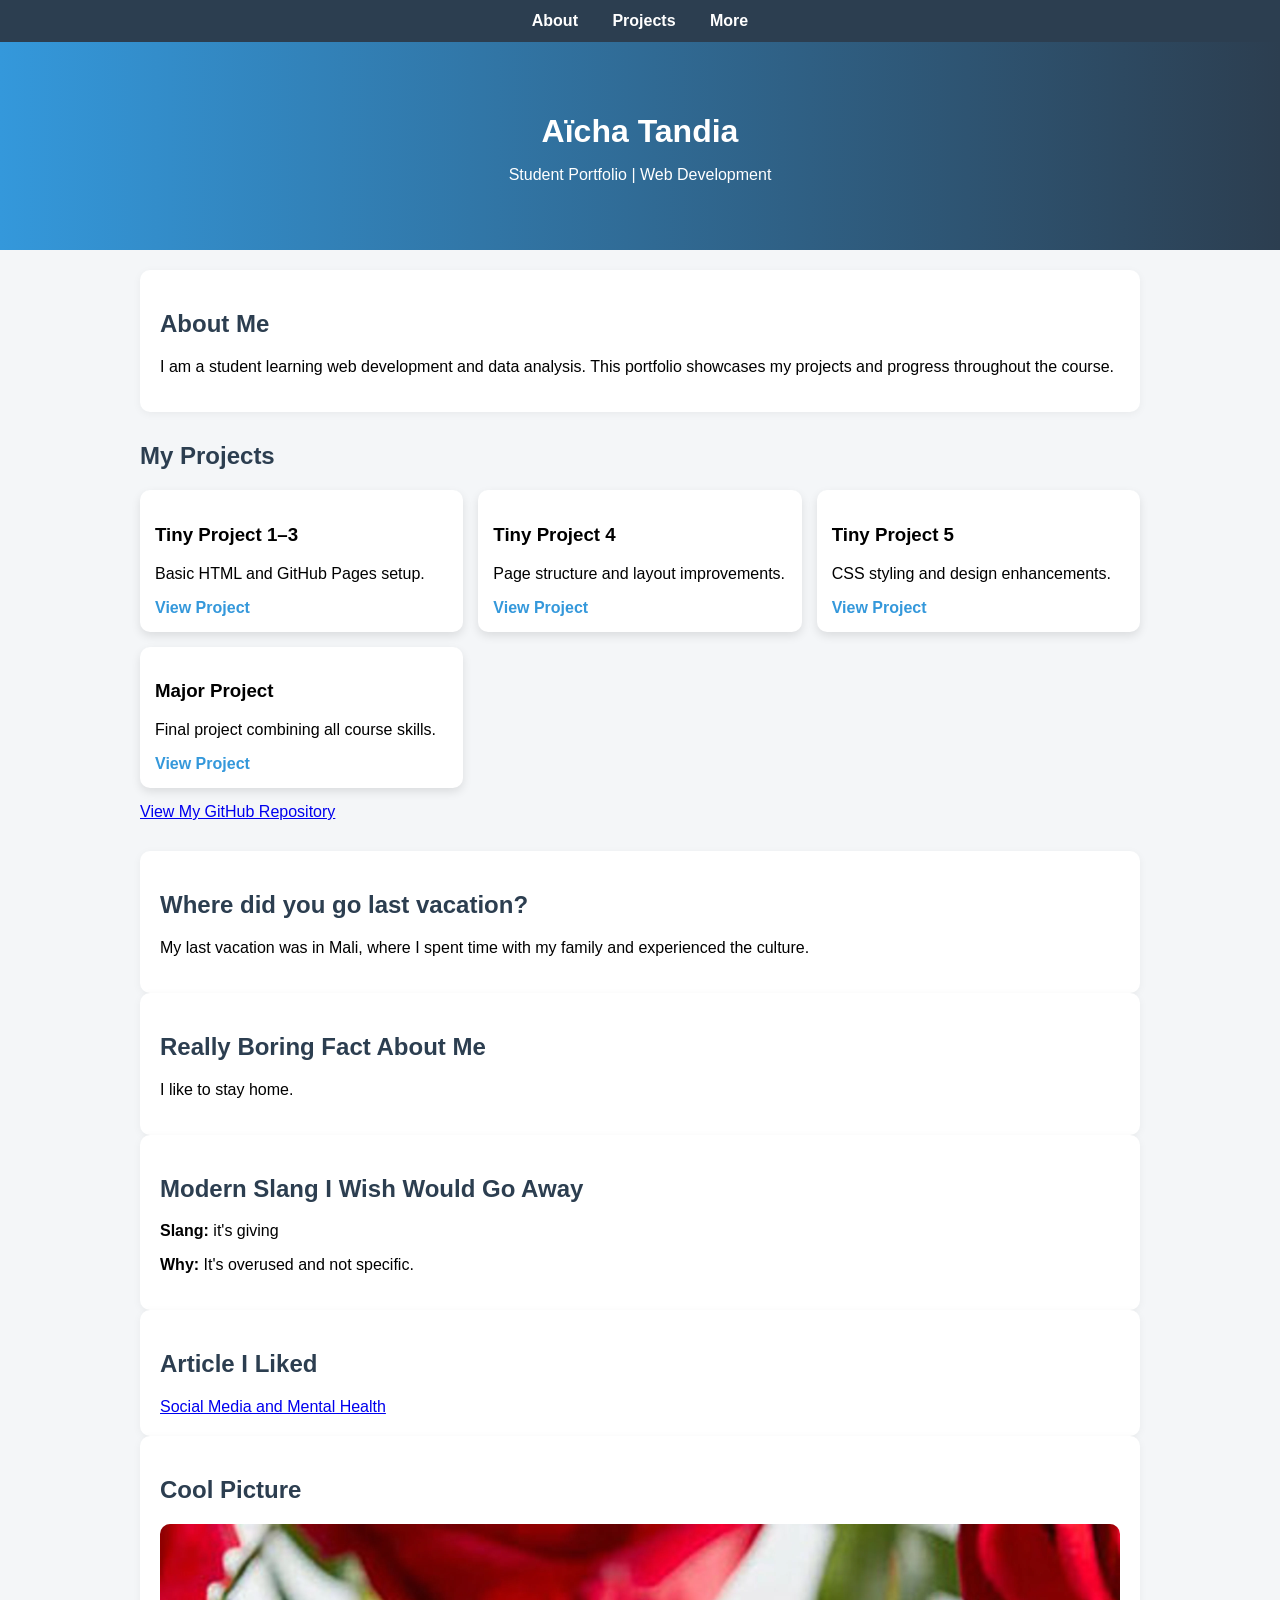
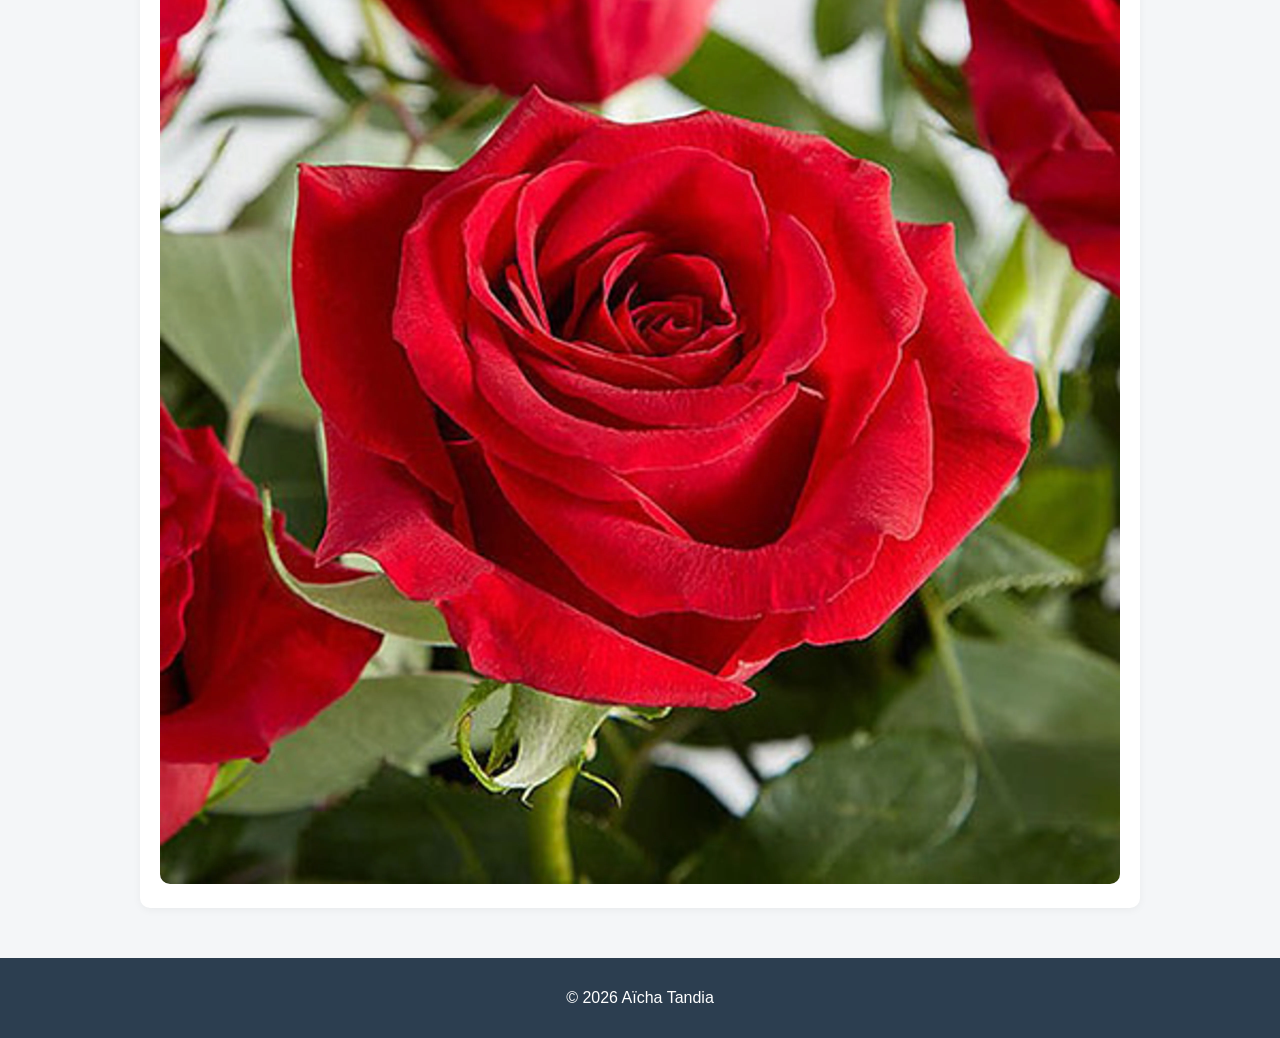
<file: index.html>
<!DOCTYPE html>
<html lang="en">

<head>
    <meta charset="UTF-8">
    <meta name="viewport" content="width=device-width, initial-scale=1.0">
    <title>Aïcha Tandia | Portfolio</title>

    <style>
        body {
            font-family: Arial, sans-serif;
            margin: 0;
            background-color: #f4f6f8;
        }

        /* NAVBAR */
        nav {
            background-color: #2c3e50;
            padding: 12px;
            text-align: center;
            position: sticky;
            top: 0;
        }

        nav a {
            color: white;
            margin: 0 15px;
            text-decoration: none;
            font-weight: bold;
        }

        nav a:hover {
            text-decoration: underline;
        }

        /* HEADER */
        header {
            text-align: center;
            padding: 50px 20px;
            background: linear-gradient(to right, #3498db, #2c3e50);
            color: white;
        }

        header h1 {
            margin-bottom: 10px;
        }

        /* CONTAINER */
        main {
            max-width: 1000px;
            margin: auto;
            padding: 20px;
        }

        section {
            margin-bottom: 30px;
        }

        h2 {
            color: #2c3e50;
        }

        /* PROJECT GRID */
        .projects {
            display: grid;
            grid-template-columns: repeat(auto-fit, minmax(250px, 1fr));
            gap: 15px;
        }

        .project-card {
            background: white;
            padding: 15px;
            border-radius: 10px;
            box-shadow: 0 4px 10px rgba(0,0,0,0.1);
            transition: transform 0.2s;
        }

        .project-card:hover {
            transform: translateY(-5px);
        }

        .project-card a {
            color: #3498db;
            text-decoration: none;
            font-weight: bold;
        }

        .project-card a:hover {
            text-decoration: underline;
        }

        /* OTHER SECTIONS */
        .card {
            background: white;
            padding: 20px;
            border-radius: 10px;
            box-shadow: 0 2px 8px rgba(0,0,0,0.05);
        }

        img {
            max-width: 100%;
            border-radius: 10px;
        }

        footer {
            text-align: center;
            padding: 15px;
            background-color: #2c3e50;
            color: white;
        }
    </style>
</head>

<body>


<nav>
    <a href="#about">About</a>
    <a href="#projects">Projects</a>
    <a href="#extras">More</a>
</nav>


<header>
    <h1>Aïcha Tandia</h1>
    <p>Student Portfolio | Web Development</p>
</header>

<main>

   
    <section id="about" class="card">
        <h2>About Me</h2>
        <p>
            I am a student learning web development and data analysis. This portfolio
            showcases my projects and progress throughout the course.
        </p>
    </section>

   
    <section id="projects">
        <h2>My Projects</h2>

        <div class="projects">

            <div class="project-card">
                <h3>Tiny Project 1–3</h3>
                <p>Basic HTML and GitHub Pages setup.</p>
                <a href="#">View Project</a>
            </div>

            <div class="project-card">
                <h3>Tiny Project 4</h3>
                <p>Page structure and layout improvements.</p>
                <a href="#">View Project</a>
            </div>

            <div class="project-card">
                <h3>Tiny Project 5</h3>
                <p>CSS styling and design enhancements.</p>
                <a href="#">View Project</a>
            </div>

            <div class="project-card">
                <h3>Major Project</h3>
                <p>Final project combining all course skills.</p>
                <a href="#">View Project</a>
            </div>

        </div>

        <p style="margin-top:15px;">
            <a href="https://github.com/aicha7507/aicha7507.github.io">View My GitHub Repository</a>
        </p>
    </section>

   
    <section id="extras">

        <div class="card">
            <h2>Where did you go last vacation?</h2>
            <p>My last vacation was in Mali, where I spent time with my family and experienced the culture.</p>
        </div>

        <div class="card">
            <h2>Really Boring Fact About Me</h2>
            <p>I like to stay home.</p>
        </div>

        <div class="card">
            <h2>Modern Slang I Wish Would Go Away</h2>
            <p><strong>Slang:</strong> it's giving</p>
            <p><strong>Why:</strong> It's overused and not specific.</p>
        </div>

        <div class="card">
            <h2>Article I Liked</h2>
            <a href="https://www.helpguide.org/mental-health/wellbeing/social-media-and-mental-health">
                Social Media and Mental Health
            </a>
        </div>

        <div class="card">
            <h2>Cool Picture</h2>
            <img src="images/flower-photo.jpg" alt="Flower photo">
        </div>

    </section>

</main>

<footer>
    <p>© 2026 Aïcha Tandia</p>
</footer>

</body>
</html>
</file>
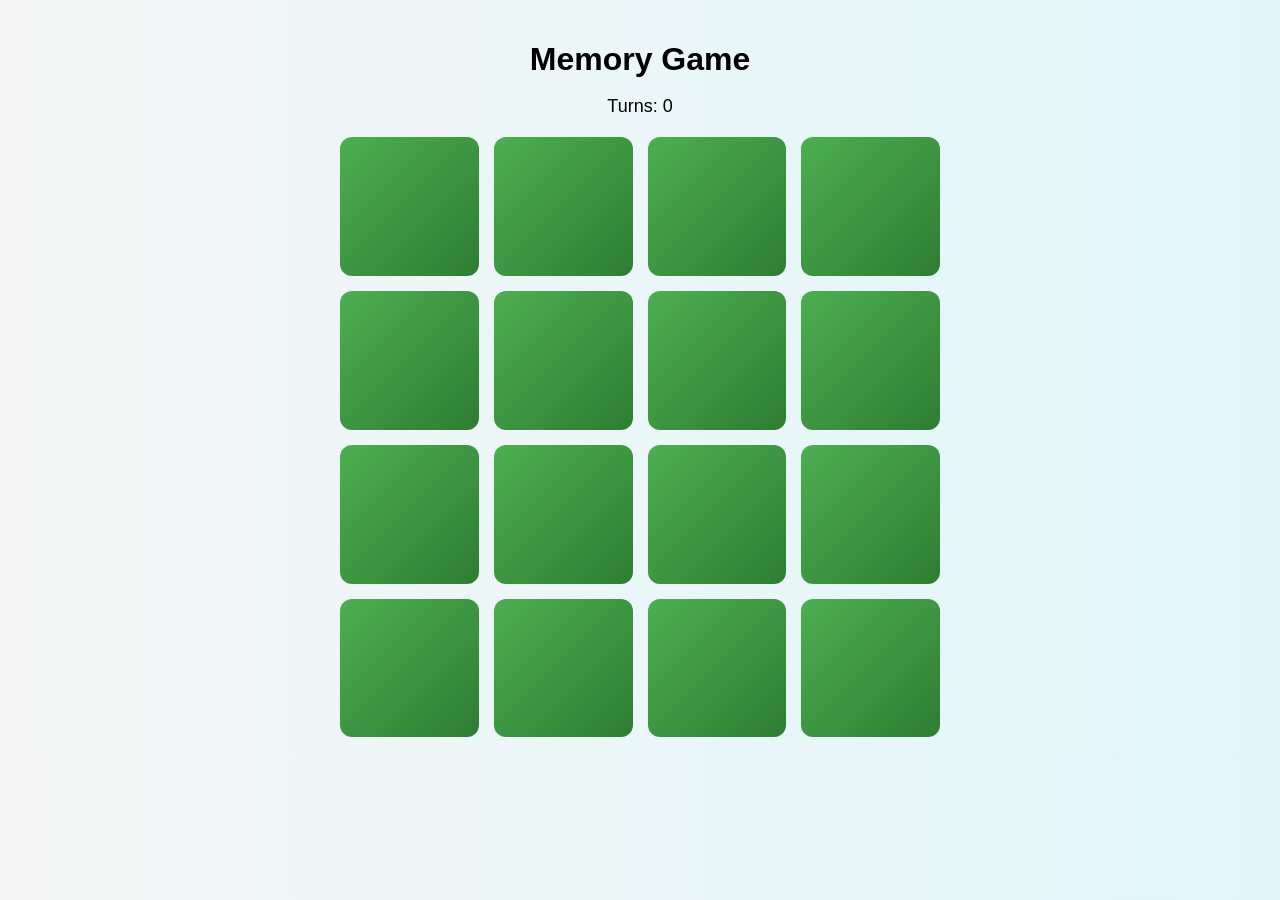
<file: concentration/index.html>
<!DOCTYPE html>
<html lang="en">
<head>
    <meta charset="UTF-8">
    <title>RE-Concentration Game</title>

   
     <!-- external CSS  -->
    <link rel="stylesheet" href="styles.css"media="all">

    <!--external  javascript-->
    <script src="scripts.js" defer></script>
</head>
<body>

    <h1>Memory Game</h1>

    <!-- Turn Counter -->
    <p>Turns: <span id="turns">0</span></p>

    <!-- Win Message -->
    <div id="winMessage">
        <h2>You Win! 🎉</h2>
    </div>

    <!-- Gameboard -->
    <div class="gameboard">

       
        <!-- 1 -->
        <div class="card"><div class="card-inner">
            <div class="card-front"></div>
            <div class="card-back"><img src="images/img1.png"></div>
        </div></div>

        <div class="card"><div class="card-inner">
            <div class="card-front"></div>
            <div class="card-back"><img src="images/img1.png"></div>
        </div></div>

        <!-- 2 -->
        <div class="card"><div class="card-inner">
            <div class="card-front"></div>
            <div class="card-back"><img src="images/img2.jpeg"></div>
        </div></div>

        <div class="card"><div class="card-inner">
            <div class="card-front"></div>
            <div class="card-back"><img src="images/img2.jpeg"></div>
        </div></div>

        <!-- 3 -->
        <div class="card"><div class="card-inner">
            <div class="card-front"></div>
            <div class="card-back"><img src="images/img3.jpeg"></div>
        </div></div>

        <div class="card"><div class="card-inner">
            <div class="card-front"></div>
            <div class="card-back"><img src="images/img3.jpeg"></div>
        </div></div>

        <!-- 4 -->
        <div class="card"><div class="card-inner">
            <div class="card-front"></div>
            <div class="card-back"><img src="images/img4.jpg"></div>
        </div></div>

        <div class="card"><div class="card-inner">
            <div class="card-front"></div>
            <div class="card-back"><img src="images/img4.jpg"></div>
        </div></div>

        <!-- 5 -->
        <div class="card"><div class="card-inner">
            <div class="card-front"></div>
            <div class="card-back"><img src="images/img5.jpeg"></div>
        </div></div>

        <div class="card"><div class="card-inner">
            <div class="card-front"></div>
            <div class="card-back"><img src="images/img5.jpeg"></div>
        </div></div>

        <!-- 6 -->
        <div class="card"><div class="card-inner">
            <div class="card-front"></div>
            <div class="card-back"><img src="images/img6.jpeg"></div>
        </div></div>

        <div class="card"><div class="card-inner">
            <div class="card-front"></div>
            <div class="card-back"><img src="images/img6.jpeg"></div>
        </div></div>

        <!-- 7 -->
        <div class="card"><div class="card-inner">
            <div class="card-front"></div>
            <div class="card-back"><img src="images/img7.jpg"></div>
        </div></div>

        <div class="card"><div class="card-inner">
            <div class="card-front"></div>
            <div class="card-back"><img src="images/img7.jpg"></div>
        </div></div>

        <!-- 8 -->
        <div class="card"><div class="card-inner">
            <div class="card-front"></div>
            <div class="card-back"><img src="images/img8.jpg"></div>
        </div></div>

        <div class="card"><div class="card-inner">
            <div class="card-front"></div>
            <div class="card-back"><img src="images/img8.jpg"></div>
        </div></div>

    </div>

    <!-- JS -->
    <script src="scripts.js"></script>

</body>
</html>
</file>
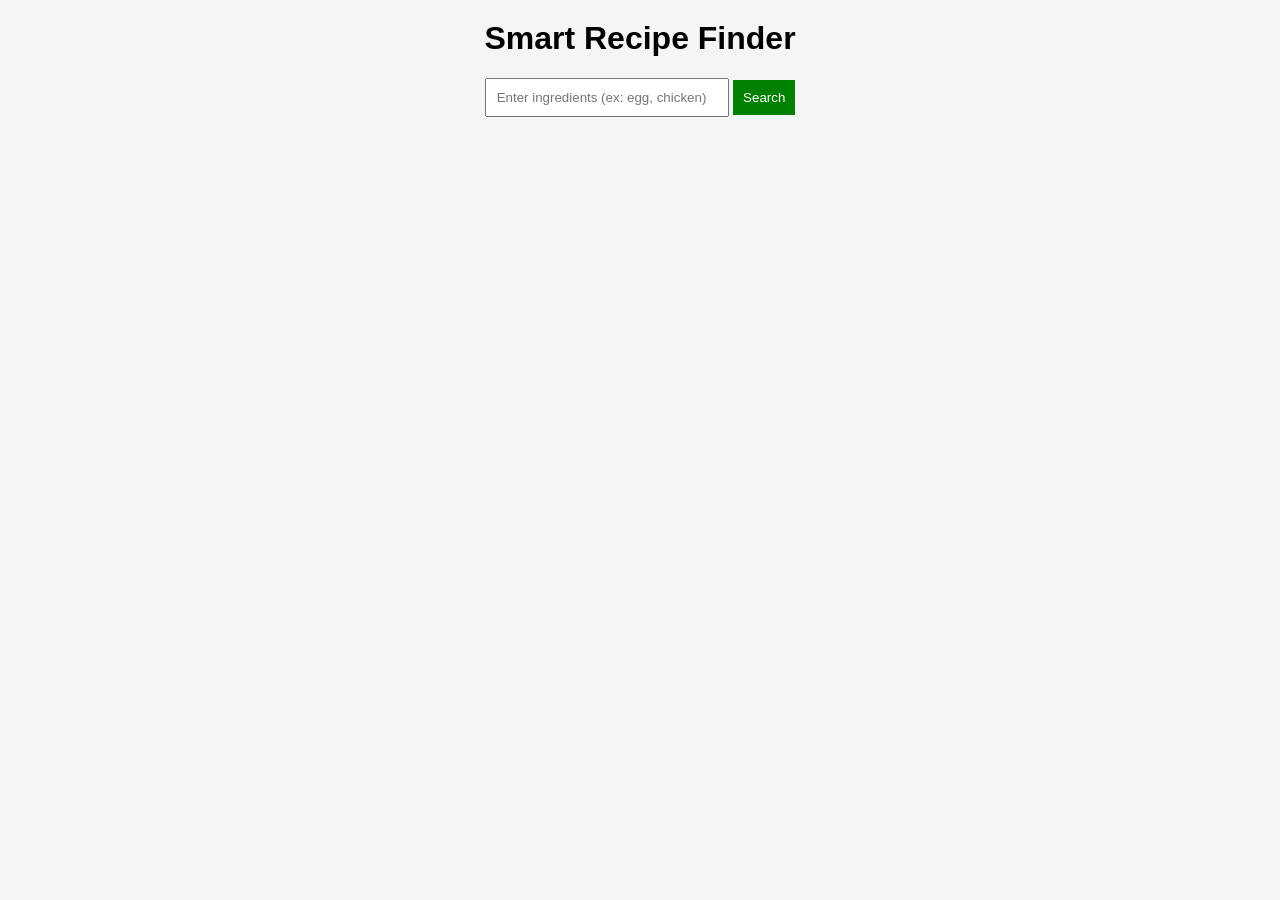
<file: smart-recipe-finder/index.html>
<!DOCTYPE html>
<html lang="en">
<head>
  <meta charset="UTF-8">
  <title>Smart Recipe Finder</title>
  <link rel="stylesheet" href="style.css">
</head>
<body>

  <h1>Smart Recipe Finder</h1>

  <div class="search-box">
    <form id="searchForm">
      <input type="text" id="searchInput" placeholder="Enter ingredients (ex: egg, chicken)">
      <button type="submit">Search</button>
    </form>
  </div>

  <div id="recipes"></div>

  <!-- NEW: recipe details -->
  <div id="recipeDetails"></div>

  <script src="script.js"></script>

</body>
</html>
</file>
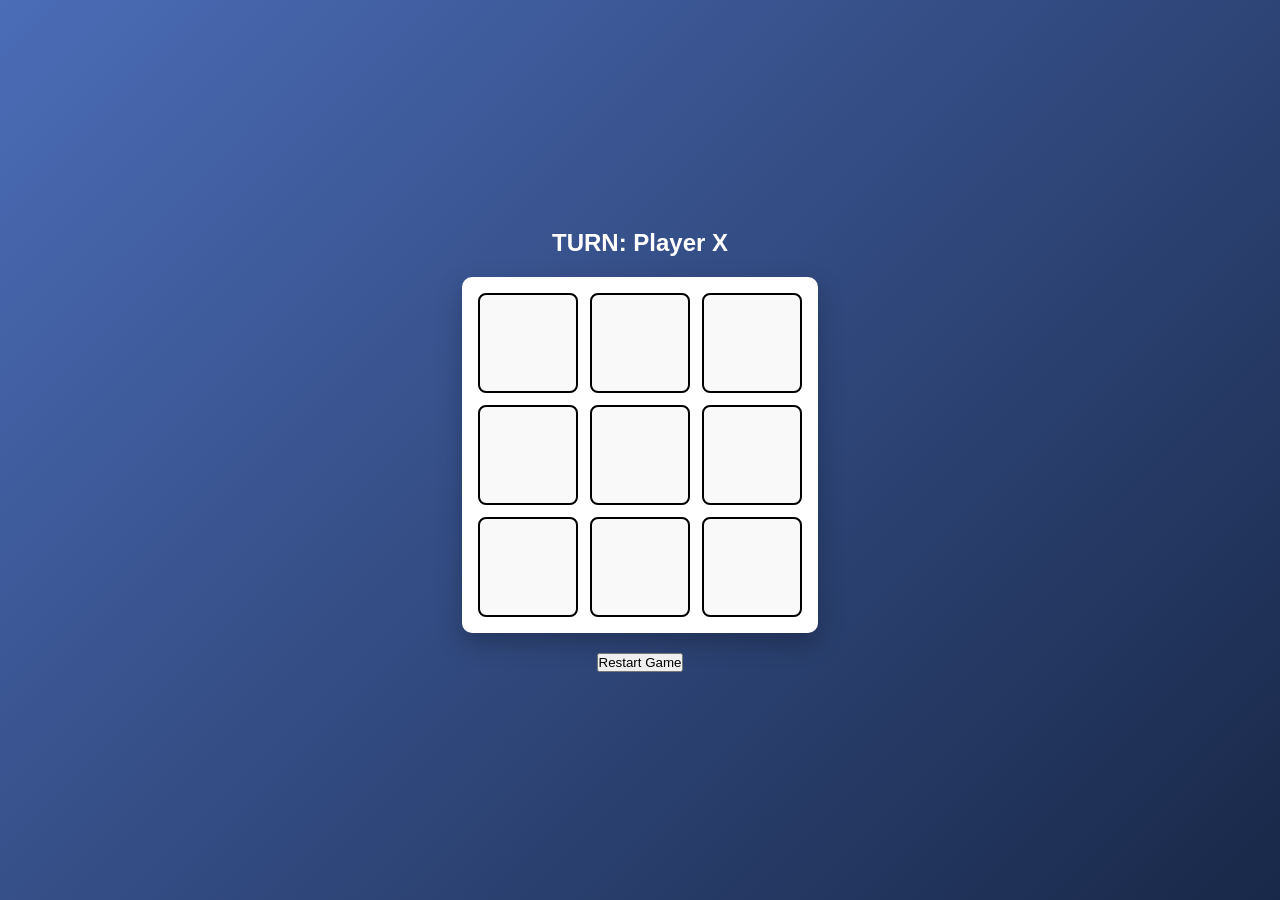
<file: tic-tac-toe/index.html>
<!DOCTYPE html>
<html lang="en">
<head>
<meta charset="UTF-8">
<meta name="viewport" content="width=device-width, initial-scale=1.0">

<title>Tic Tac Toe</title>

<link rel="stylesheet" href="styles.css">
<script src="scripts.js" defer></script>

</head>

<body>

<div id="gameContainer">

<h2 id="turnDisplay">TURN: Player X</h2>

<div id="gameBoard">

<div class="row">
<div class="gameSpace" data-row="A" data-col="0"></div>
<div class="gameSpace" data-row="A" data-col="1"></div>
<div class="gameSpace" data-row="A" data-col="2"></div>
</div>

<div class="row">
<div class="gameSpace" data-row="B" data-col="0"></div>
<div class="gameSpace" data-row="B" data-col="1"></div>
<div class="gameSpace" data-row="B" data-col="2"></div>
</div>

<div class="row">
<div class="gameSpace" data-row="C" data-col="0"></div>
<div class="gameSpace" data-row="C" data-col="1"></div>
<div class="gameSpace" data-row="C" data-col="2"></div>
</div>

</div>

<div id="gameResult">
<span></span>
</div>

<!-- ⭐ restart button -->
<button id="restartBtn">Restart Game</button>

</div>

</body>
</html>
</file>
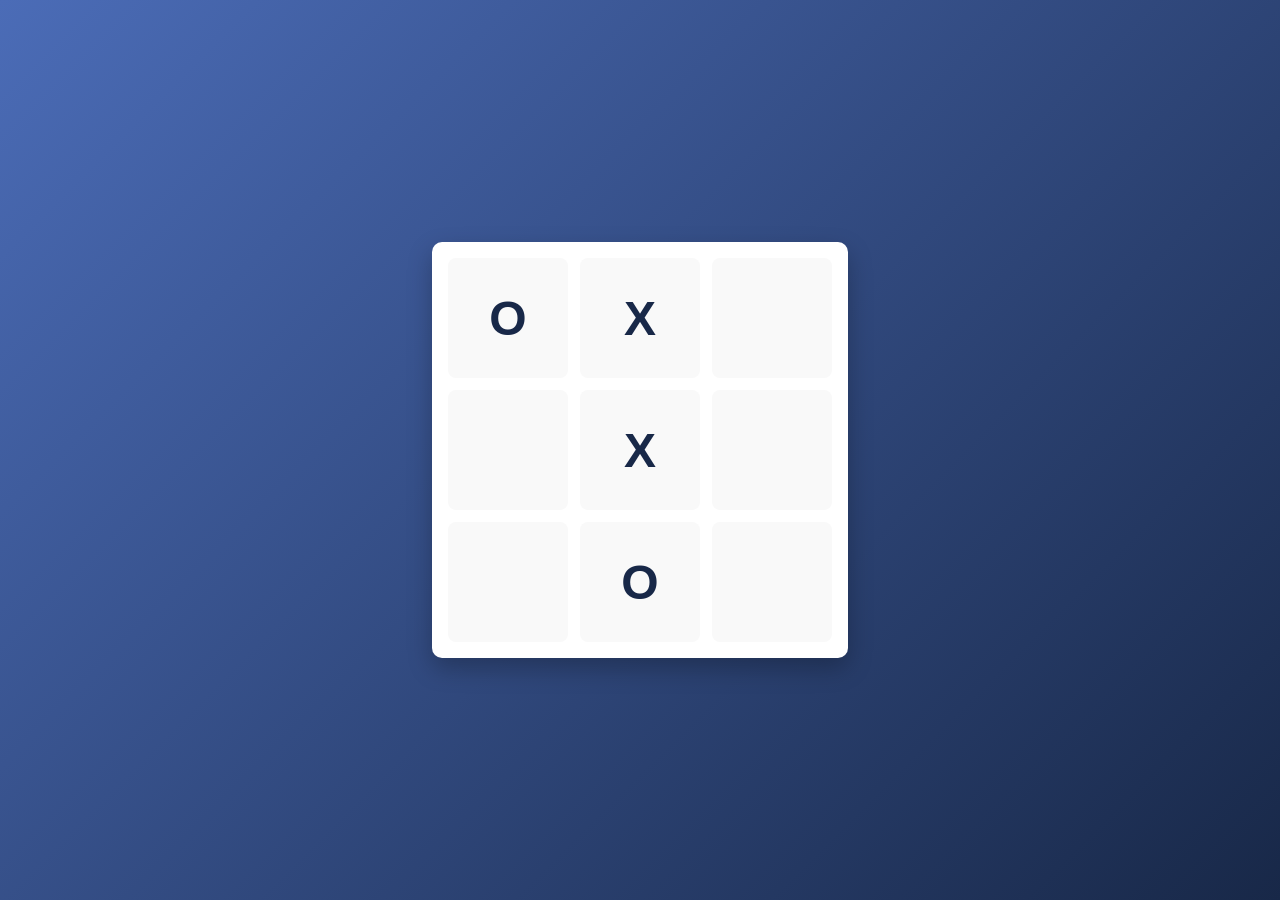
<file: tp4/index.html>
<!DOCTYPE html>
<html lang="en">
<head>
    <meta charset="UTF-8">
    <meta name="viewport" content="width=device-width, initial-scale=1.0">

    <title>Tic Tac Toe </title>

    <!-- external CSS  -->
    <link rel="stylesheet" href="styles.css"media="all">

    <!--external  javascript-->
    <script src="scripts.js" defer></script>
</head>
<body>

    <div id="gameBoard">

        <div class="row">
            <div class="gameSpace">O</div>
            <div class="gameSpace">X</div>
            <div class="gameSpace"></div>
        </div>

        <div class="row">
            <div class="gameSpace"></div>
            <div class="gameSpace">X</div>
            <div class="gameSpace"></div>
        </div>

        <div class="row">
            <div class="gameSpace"></div>
            <div class="gameSpace">O</div>
            <div class="gameSpace"></div>
        </div>

    </div>

</body>
</file>
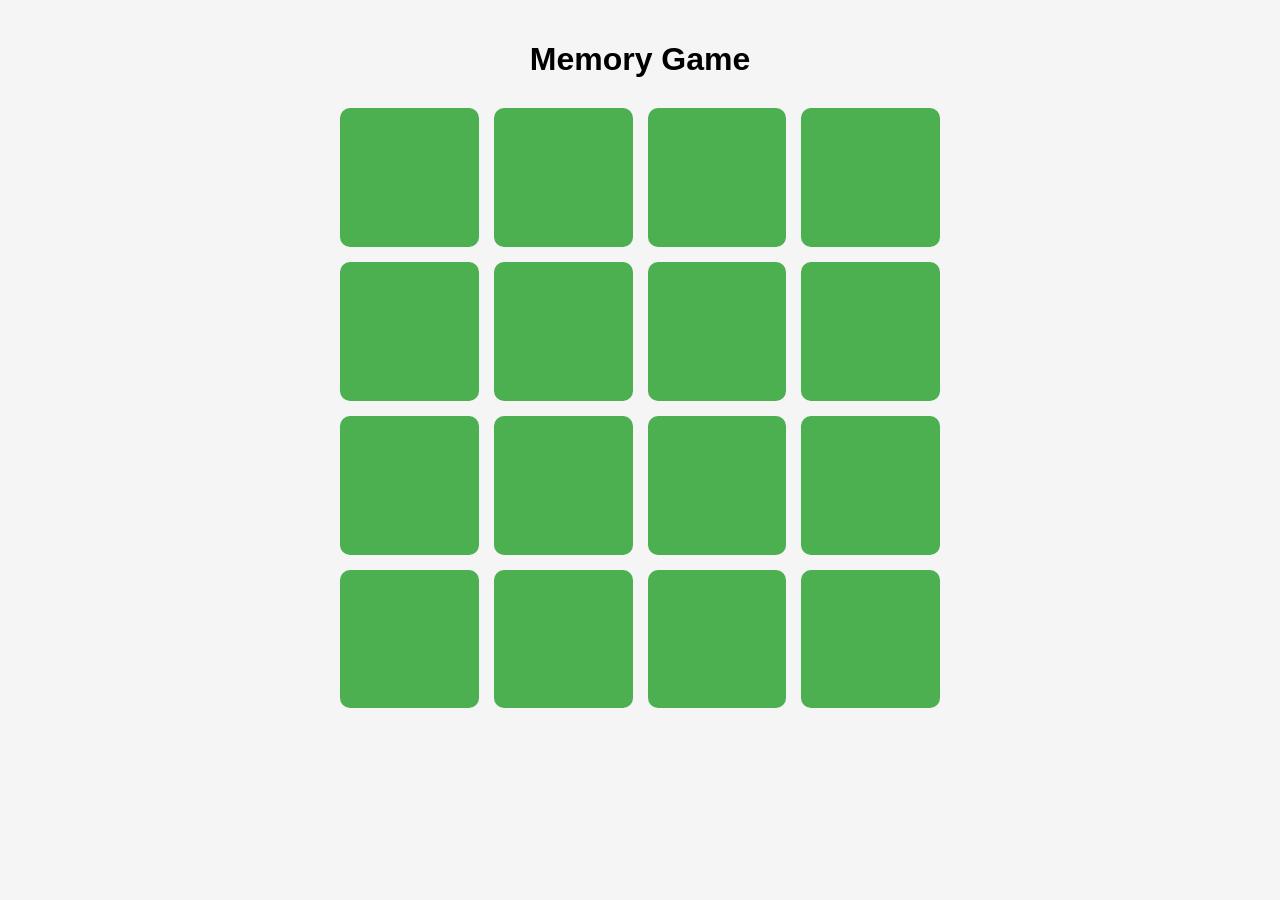
<file: tp5/index.html>
<!DOCTYPE html>
<html lang="en">
<head>
    <meta charset="UTF-8">
    <title>Tiny Project 05: Concentration</title>
    <link rel="stylesheet" href="styles.css">
</head>
<body>

    <h1>Memory Game</h1>

    <!-- Gameboard container -->
    <div class="gameboard">

        <!-- PAIR 1 -->
        <div class="card">
            <div class="card-inner">
                <div class="card-front"></div>
                <div class="card-back">
                    <img src="images/img1.png" alt="Card image">
                </div>
            </div>
        </div>
        <div class="card">
            <div class="card-inner">
                <div class="card-front"></div>
                <div class="card-back">
                    <img src="images/img1.png" alt="Card image">
                </div>
            </div>
        </div>

        <!-- PAIR 2 -->
        <div class="card">
            <div class="card-inner">
                <div class="card-front"></div>
                <div class="card-back">
                    <img src="images/img2.jpeg" alt="Card image">
                </div>
            </div>
        </div>
        <div class="card">
            <div class="card-inner">
                <div class="card-front"></div>
                <div class="card-back">
                    <img src="images/img2.jpeg" alt="Card image">
                </div>
            </div>
        </div>

        <!-- PAIR 3 -->
        <div class="card">
            <div class="card-inner">
                <div class="card-front"></div>
                <div class="card-back">
                    <img src="images/img3.jpeg" alt="Card image">
                </div>
            </div>
        </div>
        <div class="card">
            <div class="card-inner">
                <div class="card-front"></div>
                <div class="card-back">
                    <img src="images/img3.jpeg" alt="Card image">
                </div>
            </div>
        </div>

        <!-- PAIR 4 -->
        <div class="card">
            <div class="card-inner">
                <div class="card-front"></div>
                <div class="card-back">
                    <img src="images/img4.jpg" alt="Card image">
                </div>
            </div>
        </div>
        <div class="card">
            <div class="card-inner">
                <div class="card-front"></div>
                <div class="card-back">
                    <img src="images/img4.jpg" alt="Card image">
                </div>
            </div>
        </div>

        <!-- PAIR 5 -->
        <div class="card">
            <div class="card-inner">
                <div class="card-front"></div>
                <div class="card-back">
                    <img src="images/img5.jpeg" alt="Card image">
                </div>
            </div>
        </div>
        <div class="card">
            <div class="card-inner">
                <div class="card-front"></div>
                <div class="card-back">
                    <img src="images/img5.jpeg" alt="Card image">
                </div>
            </div>
        </div>

        <!-- PAIR 6 -->
        <div class="card">
            <div class="card-inner">
                <div class="card-front"></div>
                <div class="card-back">
                    <img src="images/img6.jpeg" alt="Card image">
                </div>
            </div>
        </div>
        <div class="card">
            <div class="card-inner">
                <div class="card-front"></div>
                <div class="card-back">
                    <img src="images/img6.jpeg" alt="Card image">
                </div>
            </div>
        </div>

        <!-- PAIR 7 -->
        <div class="card">
            <div class="card-inner">
                <div class="card-front"></div>
                <div class="card-back">
                    <img src="images/img7.jpg" alt="Card image">
                </div>
            </div>
        </div>
        <div class="card">
            <div class="card-inner">
                <div class="card-front"></div>
                <div class="card-back">
                    <img src="images/img7.jpg" alt="Card image">
                </div>
            </div>
        </div>

        <!-- PAIR 8 -->
        <div class="card">
            <div class="card-inner">
                <div class="card-front"></div>
                <div class="card-back">
                    <img src="images/img8.jpg" alt="Card image">
                </div>
            </div>
        </div>
        <div class="card">
            <div class="card-inner">
                <div class="card-front"></div>
                <div class="card-back">
                    <img src="images/img8.jpg" alt="Card image">
                </div>
            </div>
        </div>

    </div>

</body>
</html>
</file>
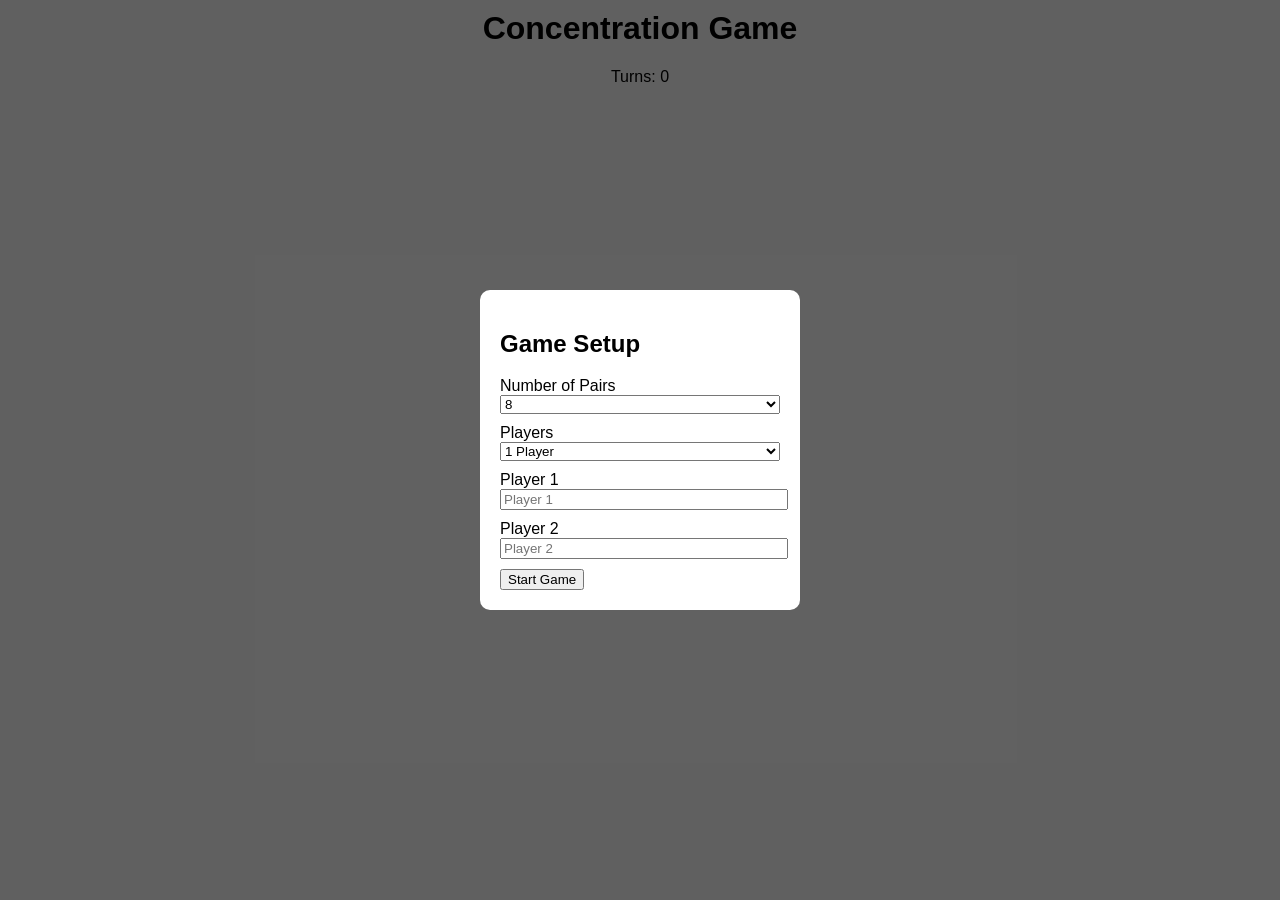
<file: xc-concentration/index.html>
<!DOCTYPE html>
<html lang="en">
<head>
    <meta charset="UTF-8">
    <title>Concentration Game</title>

    <link rel="stylesheet" href="styles.css">
    <script src="scripts.js" defer></script>
</head>

<body>

<h1>Concentration Game</h1>

<!-- INFO BAR -->
<div class="info">
    <p>Turns: <span id="turns">0</span></p>
    <p id="playerTurn"></p>
</div>

<!-- WIN MESSAGE -->
<div id="winMessage"></div>

<!-- START MODAL -->
<div id="startModal" class="modal">
    <div class="modal-box">

        <h2>Game Setup</h2>

        <label>Number of Pairs</label>
        <select id="pairSelect">
            <option value="6">6</option>
            <option value="8" selected>8</option>
            <option value="10">10</option>
            <option value="12">12</option>
        </select>

        <label>Players</label>
        <select id="playerSelect">
            <option value="1">1 Player</option>
            <option value="2">2 Players</option>
        </select>

        <label>Player 1</label>
        <input id="p1" placeholder="Player 1">

        <label>Player 2</label>
        <input id="p2" placeholder="Player 2">

        <button id="startBtn">Start Game</button>

    </div>
</div>

<!-- GAME BOARD -->
<div class="gameboard"></div>

</body>
</html>
</file>
<file: concentration/styles.css>
/* GENERAL PAGE */
body {
    font-family: Arial, sans-serif;
    background: linear-gradient(to right, #f5f5f5, #e0f7fa);
    text-align: center;
    margin: 0;
    padding: 20px;
}

h1 {
    margin-bottom: 10px;
}

p {
    font-size: 18px;
    margin-bottom: 20px;
}

/* WIN MESSAGE */
#winMessage {
    display: none;
    margin-bottom: 20px;
    color: green;
}

/* GAMEBOARD */
.gameboard {
    display: grid;
    grid-template-columns: repeat(4, 1fr);
    gap: 15px;
    max-width: 600px;
    margin: auto;
}

@media (max-width: 600px) {
    .gameboard {
        grid-template-columns: repeat(2, 1fr);
    }
}

/* CARD (FINAL FIXED STRUCTURE) */
.card {
    position: relative;
    width: 100%;
    aspect-ratio: 1 / 1; /* perfect square */
    perspective: 1000px;
    cursor: pointer;
}

/* INNER */
.card-inner {
    position: absolute;
    width: 100%;
    height: 100%; /* critical fix */
    transform-style: preserve-3d;
    transition: transform 0.6s;
}

/* FLIP */
.card.flipped .card-inner {
    transform: rotateY(180deg);
}

/* MATCHED (no blocking, no dead clicks) */
.card.matched {
    opacity: 0;
    pointer-events: none;
}

/* FRONT + BACK */
.card-front,
.card-back {
    position: absolute;
    width: 100%;
    height: 100%;
    border-radius: 12px;
    backface-visibility: hidden;
}

/* FRONT */
.card-front {
    background: linear-gradient(135deg, #4CAF50, #2e7d32);
}

/* BACK */
.card-back {
    background: white;
    transform: rotateY(180deg);
    display: flex;
    align-items: center;
    justify-content: center;
}

/* IMAGE */
.card-back img {
    width: 80%;
    height: 80%;
    object-fit: contain;
}
</file>
<file: smart-recipe-finder/style.css>
body {
  font-family: Arial;
  text-align: center;
  background-color: #f5f5f5;
}

h1 {
  margin-top: 20px;
}

.search-box {
  margin: 20px;
}

input {
  padding: 10px;
  width: 220px;
}

button {
  padding: 10px;
  background-color: green;
  color: white;
  border: none;
  cursor: pointer;
}

button:hover {
  background-color: darkgreen;
}

#recipes {
  display: grid;
  grid-template-columns: repeat(auto-fit, minmax(200px, 1fr));
  gap: 20px;
  padding: 20px;
}

.recipe-card {
  background-color: white;
  padding: 10px;
  border-radius: 10px;
  cursor: pointer;
}

.recipe-card img {
  width: 100%;
}

#recipeDetails {
  margin: 20px;
  padding: 20px;
}

#recipeDetails img {
  width: 300px;
  margin-top: 10px;
  border-radius: 10px;
}
</file>
<file: tic-tac-toe/styles.css>
/* Reset */
* {
    margin: 0;
    padding: 0;
    box-sizing: border-box;
}

/* Page Layout */
body {
    display: flex;
    justify-content: center;
    align-items: center;
    min-height: 100vh;

    font-family: Arial, Helvetica, sans-serif;
    background: linear-gradient(135deg, #4b6cb7, #182848);
}

/* Container */
#gameContainer {
    text-align: center;
}

/* Turn display */
#turnDisplay {
    color: white;
    margin-bottom: 20px;
    font-size: 24px;
    font-weight: bold;
}

/* Gameboard */
#gameBoard {
    background-color: white;
    padding: 10px;
    border-radius: 10px;

    display: inline-block; 

    box-shadow: 0 10px 25px rgba(0, 0, 0, 0.25);
}

/* Rows */
.row {
    display: flex;
}

/* Game spaces */
.gameSpace {
    width: 100px;      
    height: 100px;     

    background-color: #f9f9f9;

    margin: 6px;
    border-radius: 8px;

    display: flex;
    justify-content: center;
    align-items: center;

    font-size: 40px;
    font-weight: bold;

    color: #182848;

    cursor: pointer;
    transition: background 0.2s;

    border: 2px solid black; /* optional for clearer grid */
}

/* Hover effect */
.gameSpace:hover {
    background: #e9ecff;
}

/* Game result */
#gameResult {
    margin-top: 20px;
    font-size: 28px;
    font-weight: bold;
    color: white;
}
</file>
<file: tp4/styles.css>
/*
   Reset Default Browser Styles
*/
* {
    margin: 0;
    padding: 0;
    box-sizing: border-box;
}

/* Page Layout*/
body {
    display: flex;
    justify-content: center;
    align-items: center;
    min-height: 100vh;

    font-family: Arial, Helvetica, sans-serif;

    /* Soft modern background */
    background: linear-gradient(135deg, #4b6cb7, #182848);
}

/* Gameboard Styling*/
#gameBoard {
    background-color: white;

    padding: 10px;
    border-radius: 10px;

    /* Subtle visual polish */
    box-shadow: 0 10px 25px rgba(0, 0, 0, 0.25);
}

/*Rows (Flex Layout)*/
.row {
    display: flex;
}

/* Individual Game Spaces
*/
.gameSpace {
    width: 28vw;
    height: 28vw;

    /* Prevents oversized cells on desktop */
    max-width: 120px;
    max-height: 120px;

    background-color: #f9f9f9;

    margin: 6px;
    border-radius: 8px;

    display: flex;
    justify-content: center;
    align-items: center;

    font-size: clamp(2rem, 4vw, 3rem);
    font-weight: bold;

    color: #182848;
}
</file>
<file: tp5/styles.css>
/*styles for concentration board*/


body {
    font-family: Arial, sans-serif;
    background-color: #f5f5f5;
    text-align: center;
    margin: 0;
    padding: 20px;
}

h1 {
    margin-bottom: 30px;
}

/* ---------- GAMEBOARD LAYOUT ---------- */

.gameboard {
    display: grid;

    /* Desktop layout */
    grid-template-columns: repeat(4, 1fr);

    gap: 15px;
    max-width: 600px;
    margin: auto;
}

/* Mobile responsiveness */
@media (max-width: 600px) {
    .gameboard {
        grid-template-columns: repeat(2, 1fr);
    }
}

/* ---------- CARD STYLING ---------- */

.card {
    perspective: 1000px; /* Needed for 3D flip */
}

/* Inner wrapper enables flipping */
.card-inner {
    position: relative;
    width: 100%;
    padding-top: 100%; /* Makes square cards */

    transform-style: preserve-3d;
    transition: transform 0.6s;
}

/* Flip on hover */
.card:hover .card-inner {
    transform: rotateY(180deg);
}

/* Front + back faces */
.card-front,
.card-back {
    position: absolute;
    top: 0;
    left: 0;

    width: 100%;
    height: 100%;

    border-radius: 10px;
    backface-visibility: hidden;
}

/* Default visible side */
.card-front {
    background-color: #4CAF50;
}

/* Hidden image side */
.card-back {
    background-color: white;
    transform: rotateY(180deg);

    display: flex;
    align-items: center;
    justify-content: center;
}

/* Image styling */
.card-back img {
    width: 80%;
    height: 80%;
    object-fit: contain;
}
</file>
<file: xc-concentration/styles.css>
body {
    font-family: Arial;
    text-align: center;
    background: #f2f2f2;
}

h1 {
    margin-top: 10px;
}

.info {
    margin-bottom: 10px;
}

.gameboard {
    display: grid;
    grid-template-columns: repeat(4, 1fr);
    gap: 10px;
    max-width: 600px;
    margin: auto;
}

.card {
    aspect-ratio: 1 / 1;
    perspective: 1000px;
    cursor: pointer;
}

.card-inner {
    width: 100%;
    height: 100%;
    transition: 0.5s;
    transform-style: preserve-3d;
    position: relative;
}

.card.flipped .card-inner {
    transform: rotateY(180deg);
}

.card-front,
.card-back {
    position: absolute;
    width: 100%;
    height: 100%;
    backface-visibility: hidden;
    border-radius: 8px;
}

.card-front {
    background: #4caf50;
}

.card-back {
    transform: rotateY(180deg);
    background: white;
    display: flex;
    align-items: center;
    justify-content: center;
}

.card-back img {
    width: 80%;
}

/* MODAL */
.modal {
    position: fixed;
    inset: 0;
    background: rgba(0,0,0,0.6);
    display: flex;
    justify-content: center;
    align-items: center;
}

.modal-box {
    background: white;
    padding: 20px;
    width: 280px;
    text-align: left;
    border-radius: 10px;
}

.modal-box input,
.modal-box select {
    width: 100%;
    margin-bottom: 10px;
}
</file>
